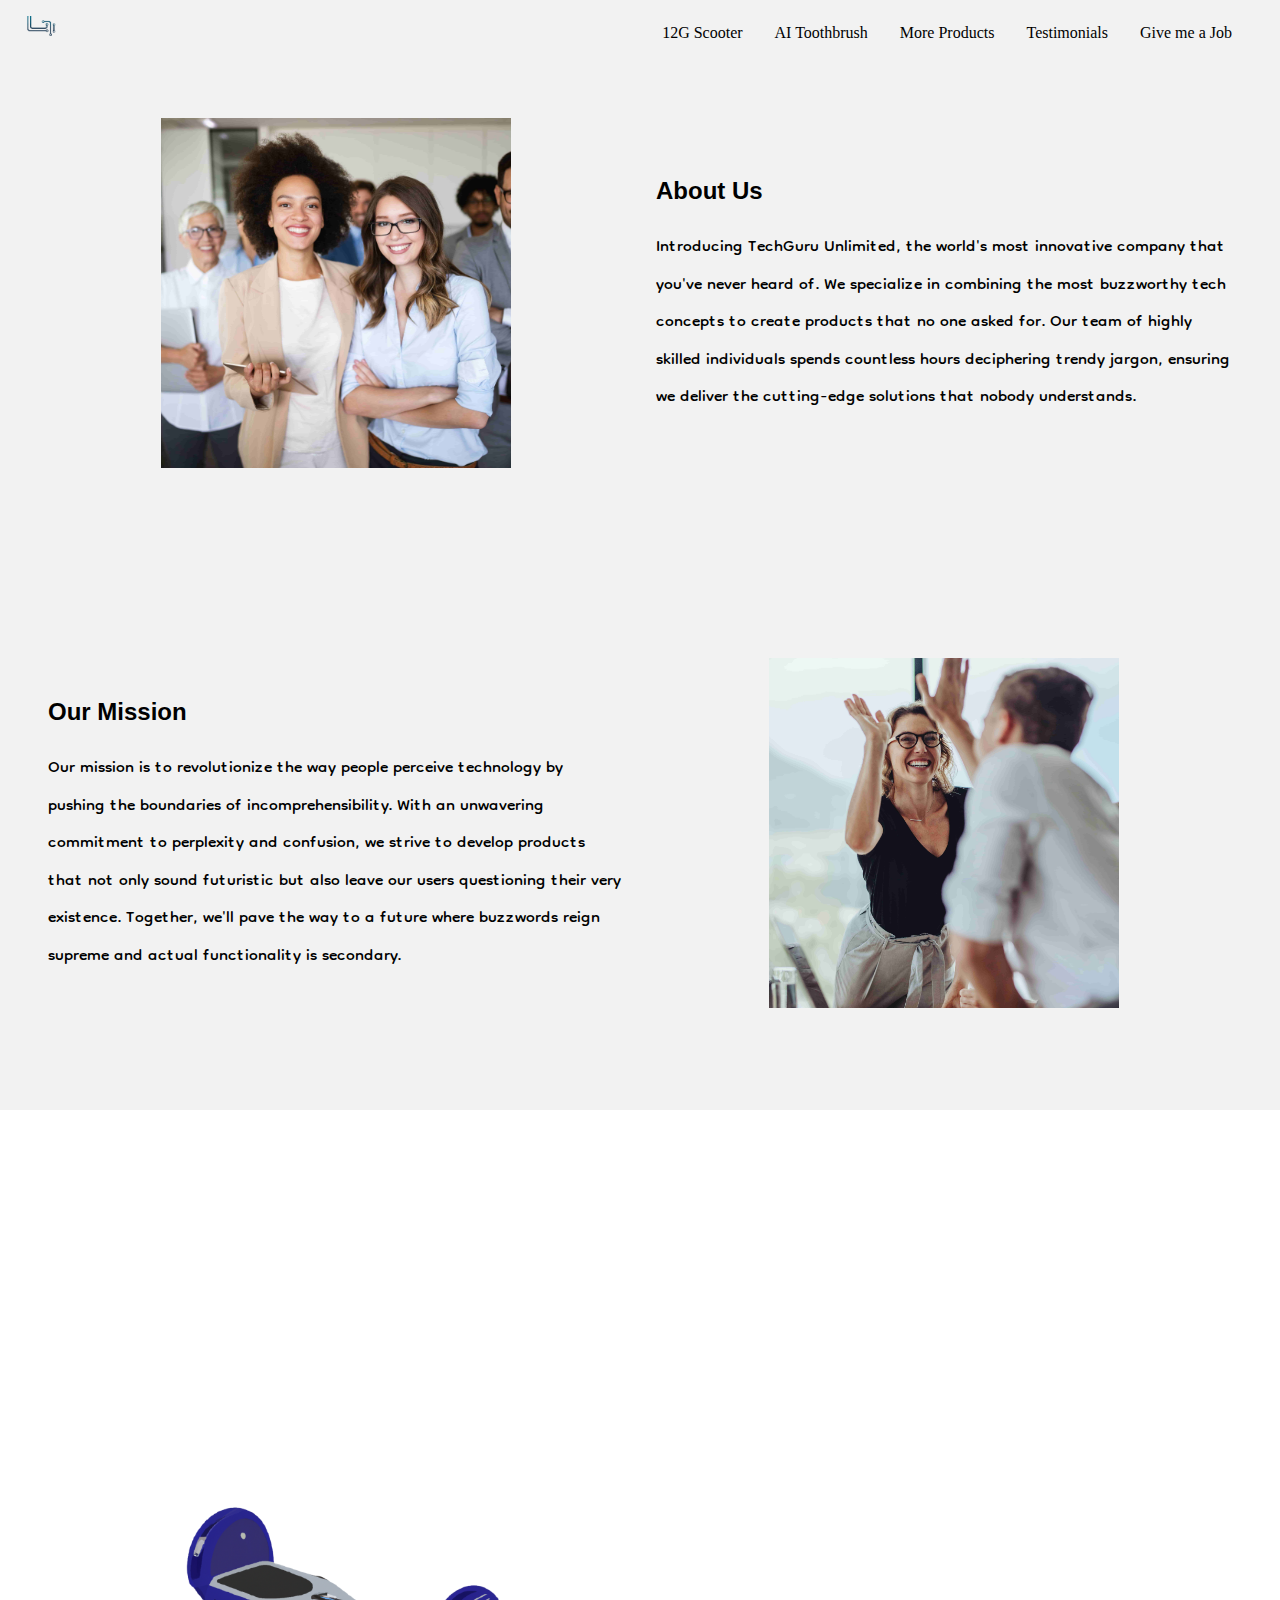
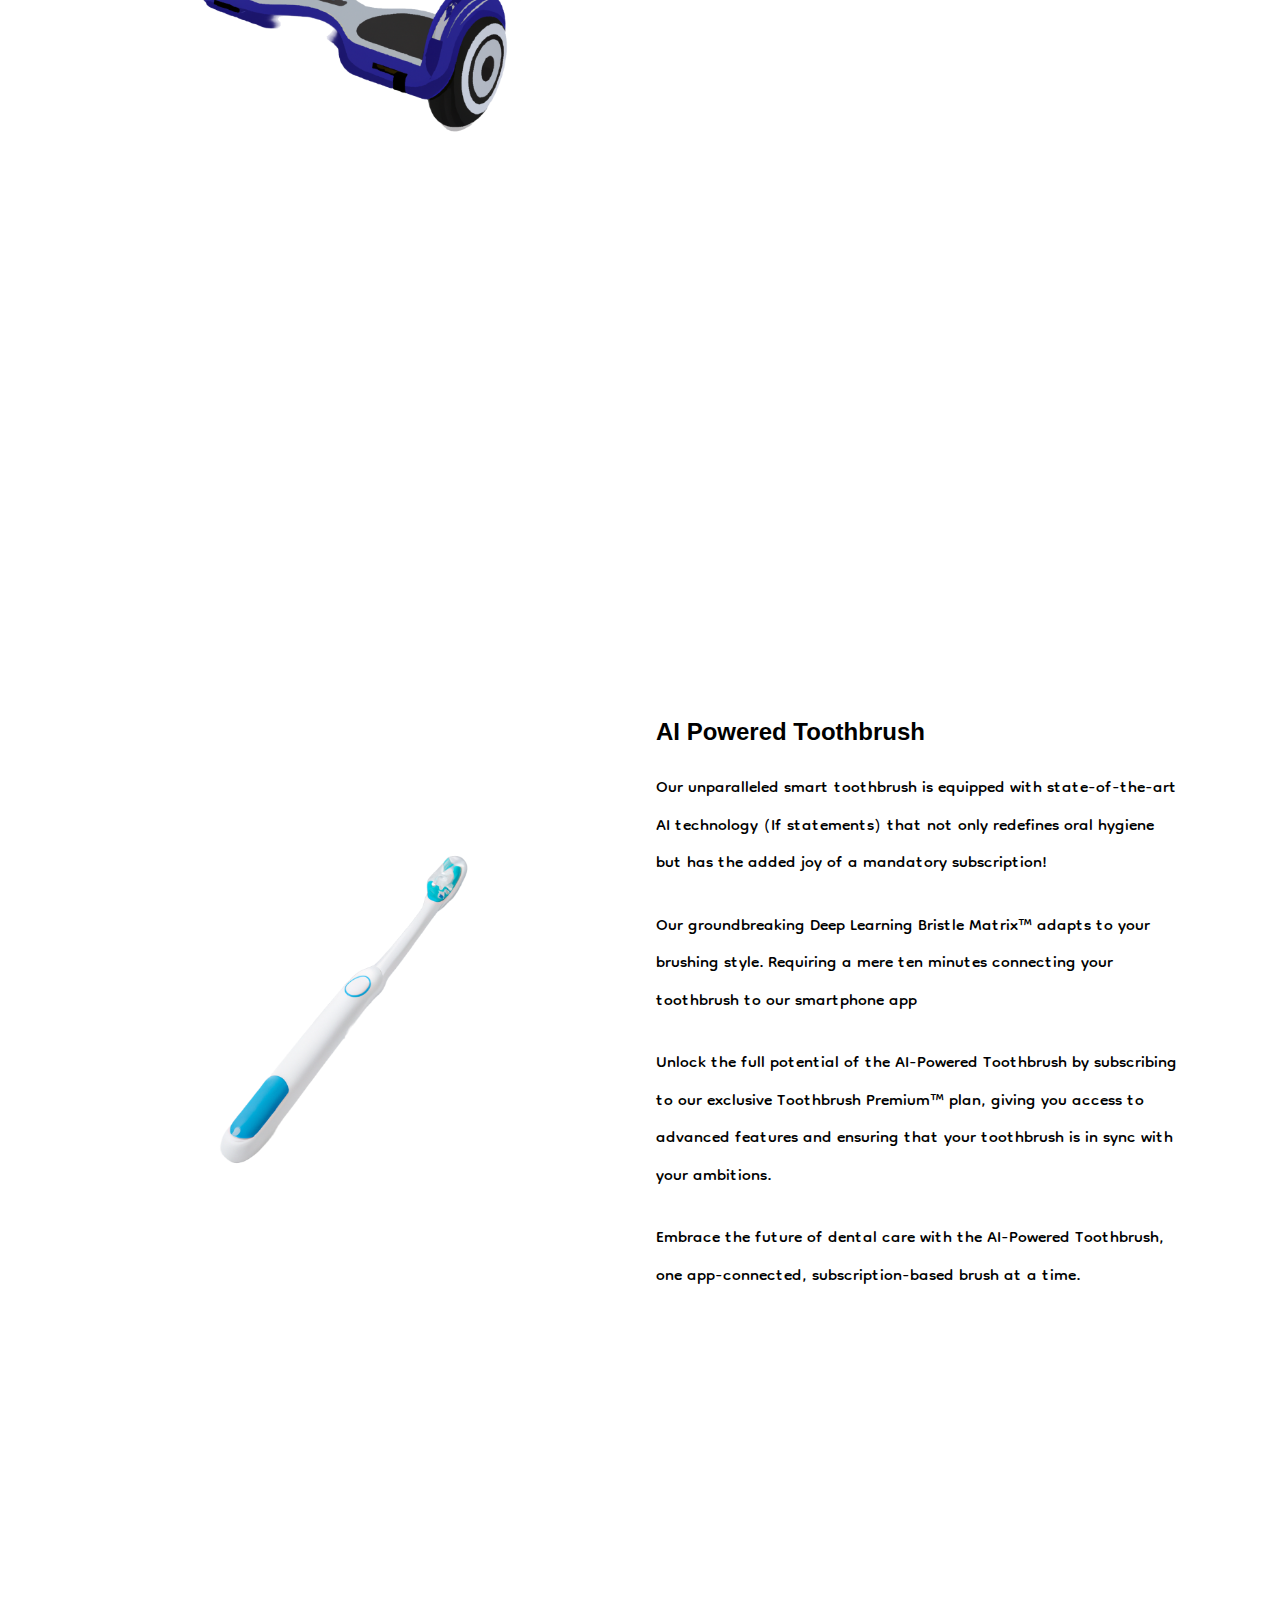
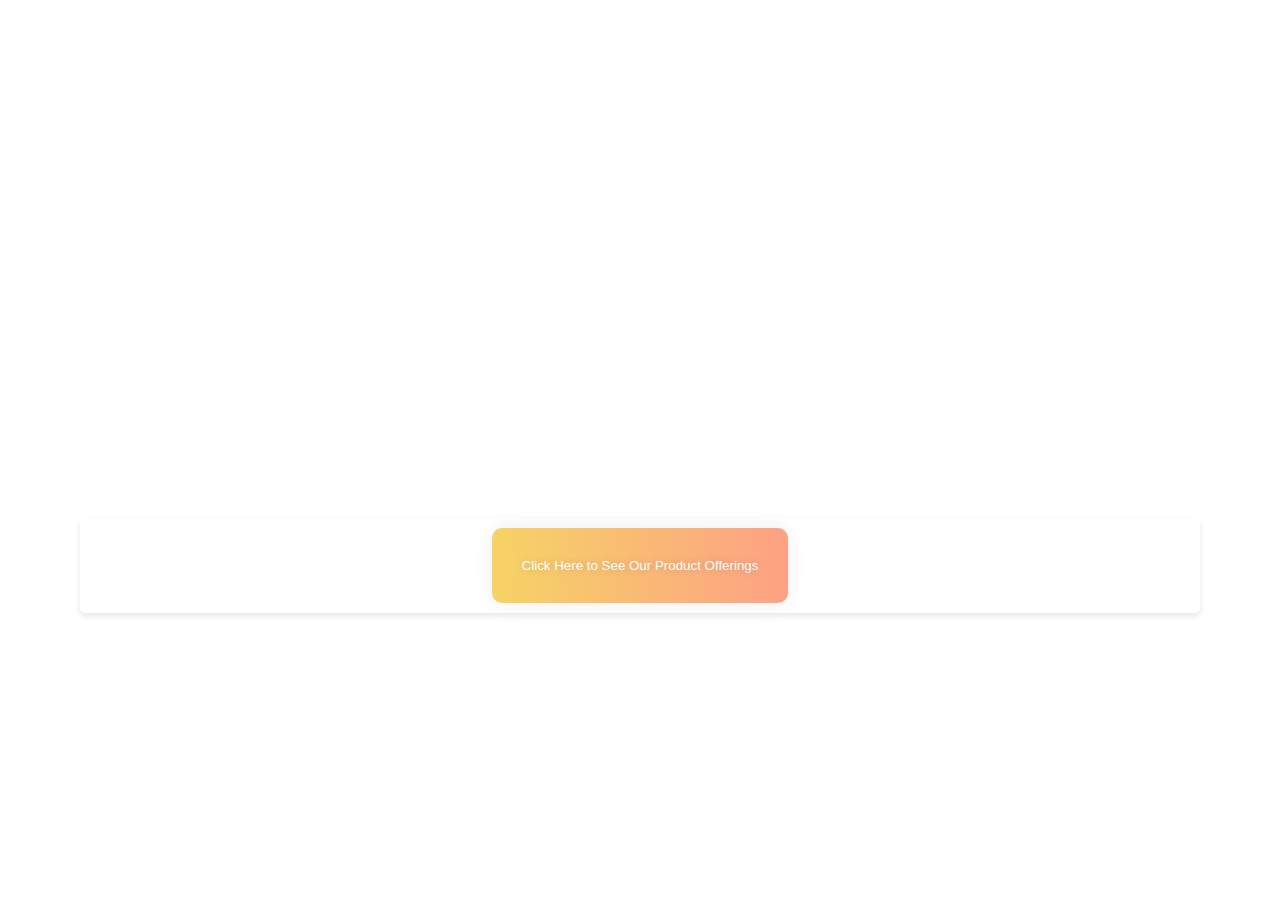
<file: index.html>
<!DOCTYPE html>
<html lang="en">
<head>
	<meta charset="UTF-8">
	<meta name="viewport" content="width=device-width, initial-scale=1.0">
	<link rel="preconnect" href="https://fonts.googleapis.com">
	<link rel="preconnect" href="https://fonts.gstatic.com" crossorigin>
	<link href="https://fonts.googleapis.com/css2?family=Dongle&display=swap" rel="stylesheet">
	<link rel="stylesheet" href="test.css">

  <title>Home</title>
</head>
<body>
	
		<nav>
			<div class="logo">
			  <img src="pictures/logo.png" alt="Company Logo">
			</div>
			<div class="menu">
			  <ul>
				<li><a href="#product1">12G Scooter</a></li>
				<li><a href="#product2">AI Toothbrush</a></li>
				<li><a href="#button_text">More Products</a></li>
				<li><a href="testimonials.html">Testimonials</a></li>
				<li><a href="resume_webpage/resume.html">Give me a Job</a></li>
				<!--<li><a href="contact.html">Contact</a></li>-->
			  </ul>
			</div>
		</nav>
		
	<div class="home">
		<div class="home_container">
			<div class="image-container">
				<img src="pictures/diverse.jpg" alt="5G Scooter">
			</div>
			<div class="text-container">
				<h2>About Us</h2>
				<p> Introducing TechGuru Unlimited, the world's most innovative company that you've never heard of. 
					We specialize in combining the most buzzworthy tech concepts to create products that no one asked for.
					 Our team of highly skilled individuals spends countless hours deciphering trendy jargon,
					 ensuring we deliver the cutting-edge solutions that nobody understands.

			</div>
		</div>
		<div class="home_container">

			<div class="text-container">
				<h2>Our Mission</h2>
				<p> Our mission is to revolutionize the way people perceive technology by pushing the boundaries of incomprehensibility. With an unwavering commitment to perplexity and confusion,
					 we strive to develop products that not only sound futuristic but also leave our users questioning their very existence. 
					Together, we'll pave the way to a future where buzzwords reign supreme and actual functionality is secondary.

			</div>
			<div class="image-container">
				<img src="pictures/div_laugh.jpg" alt="5G Scooter">
			</div>
		</div>
	</div>

	<div class="parallax-section" style="background-image: url('pictures/tech_dna_back.jpeg')">

		<div class="container" id="product1">
			<div class="image-container">
				<img src="pictures/scooter.png" alt="5G Scooter">
			</div>
			<div class="text-container" id="scooter">
				<h2>Groundbreaking 12G Scooter</h2>
				<p> Redefining Personal Mobility! Our cutting-edge scooter features unmatched nanotechnology and AI-powered performance,
				 	all wrapped up in a hand-drawn design that defies expectations.
				<p>Experience seamless 12G (whatever that means) connectivity as you glide through smart cities, powered by our eco-friendly 
					Flux Capacitor Energy System™. </p>
				
				<p>And, for the first time in human history, you'll be able to unlock the full potential of the scooter's quantum entanglement technology.
					Yes, that's right - teleportation* is finally a reality!</p>
				
				<p id="asterisk">*Teleportation is not guaranteed and may or may not result in scooter and rider being lost in space-time. Use Quantum Warp Drive™ at your own risk.</p><br>

			</div>
		</div>
	</div>
	<div class="parallax-section" style="background-image: url('pictures/white_tech.jpeg')">
		<div class="container" id="product2">
			<div class="image-container">
			  <img src="pictures/toothbrush.png" alt="Toothbrush">
			</div>
			<div class="text-container">
				<h2>AI Powered Toothbrush</h2>
				<p>Our unparalleled smart toothbrush is equipped with state-of-the-art AI technology (If statements) that not only redefines oral hygiene but has
					 the added joy of a mandatory subscription!</p>
				
				<p>Our groundbreaking Deep Learning Bristle Matrix™ adapts to your brushing style. 
					Requiring a mere ten minutes connecting your toothbrush to our smartphone app</p>
					
				<p>Unlock the full potential of the AI-Powered Toothbrush by subscribing to our exclusive Toothbrush Premium™ plan, 
					giving you access to advanced features and ensuring that your toothbrush is in sync with your ambitions.</p>
					
				<p>Embrace the future of dental care with the AI-Powered Toothbrush, one app-connected,
					subscription-based brush at a time.</p>

			</div>
		</div>
	</div>
	<div class="parallax-section" style="background-image: url('pictures/tech_dna_back.jpeg')">
		<p id="button_text">Psst, want a sneak peek at some of our other totally existent products, but for which I was to lazy to make a webpage? 
			Click the button down below and prepare to be mildly amused!</p>
		<div class="but_content">
			<div class="but_container">
				<div id="buzzword-display"></div>
				<button id="generate-btn">
					<span class="full-text">Click Here to See Our Product Offerings</span>
					<span class="short-text">See Products</span>
				</button>
			</div>
		</div>
	</div>
	<script src="scripts/buzzword.js"></script>
	<script src="scripts/scroll.js"></script>
</body>
</html>
</file>
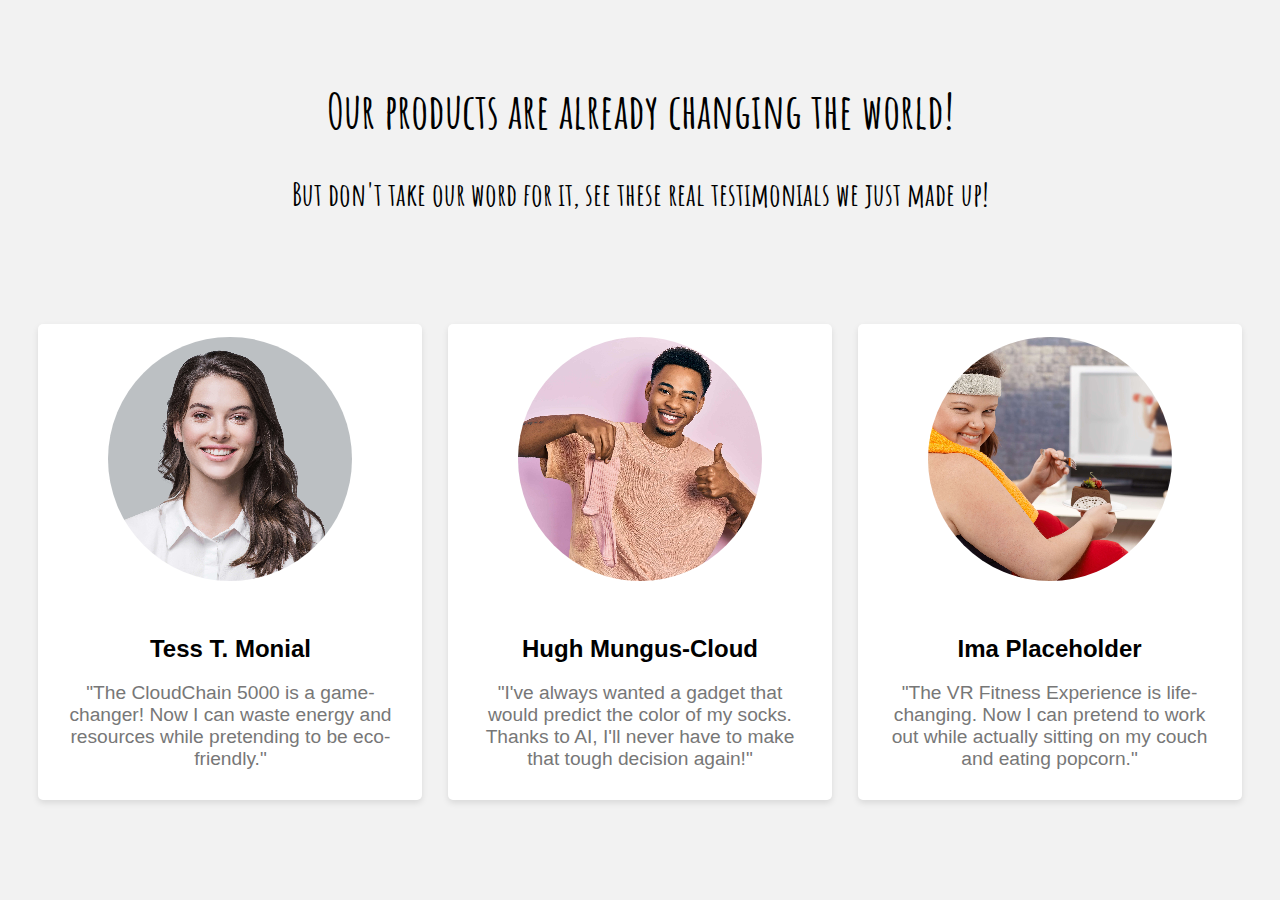
<file: buzz.html>
<!DOCTYPE html>
<html lang="en">
<head>
    <meta charset="UTF-8">
    <meta name="viewport" content="width=device-width, initial-scale=1.0">
    <link rel="preconnect" href="https://fonts.googleapis.com">
    <link rel="preconnect" href="https://fonts.gstatic.com" crossorigin>
    <link href="https://fonts.googleapis.com/css2?family=Amatic+SC&family=Dongle&family=Shadows+Into+Light&display=swap" rel="stylesheet">
    <link href="tech_buzz.css" rel="stylesheet">
    <title>Buzzword Generator</title>
</head>
<body>
    <div class="pre-testimonials">
        <h2>Our products are already changing the world!</h2>
        <p>But don't take our word for it, see these real testimonials we just made up!</p>
    </div>
    <div class="testimonials">
        <div class="testimonial">
            <img src="pictures/gen_woman.jpeg" alt="Person 1">
            <div class="testimonial-text">
                <h3>Tess T. Monial</h3>
                <p>"The CloudChain 5000 is a game-changer! Now I can waste energy and resources while pretending to be eco-friendly."</p>
            </div>
        </div>
        <div class="testimonial">
            <img src="pictures/socks.jpg" alt="Person 2">
            <div class="testimonial-text">
                <h3>Hugh Mungus-Cloud</h3>
                <p>"I've always wanted a gadget that would predict the color of my socks. Thanks to AI, I'll never have to make that tough decision again!"</p>
            </div>
        </div>
        <div class="testimonial">
            <img src="pictures/fake_workout.jpeg" alt="Person 3">
            <div class="testimonial-text">
                <h3>Ima Placeholder</h3>
                <p>"The VR Fitness Experience is life-changing. Now I can pretend to work out while actually sitting on my couch and eating popcorn."</p>
            </div>
        </div>
    </div>
</body>
</html>
</file>
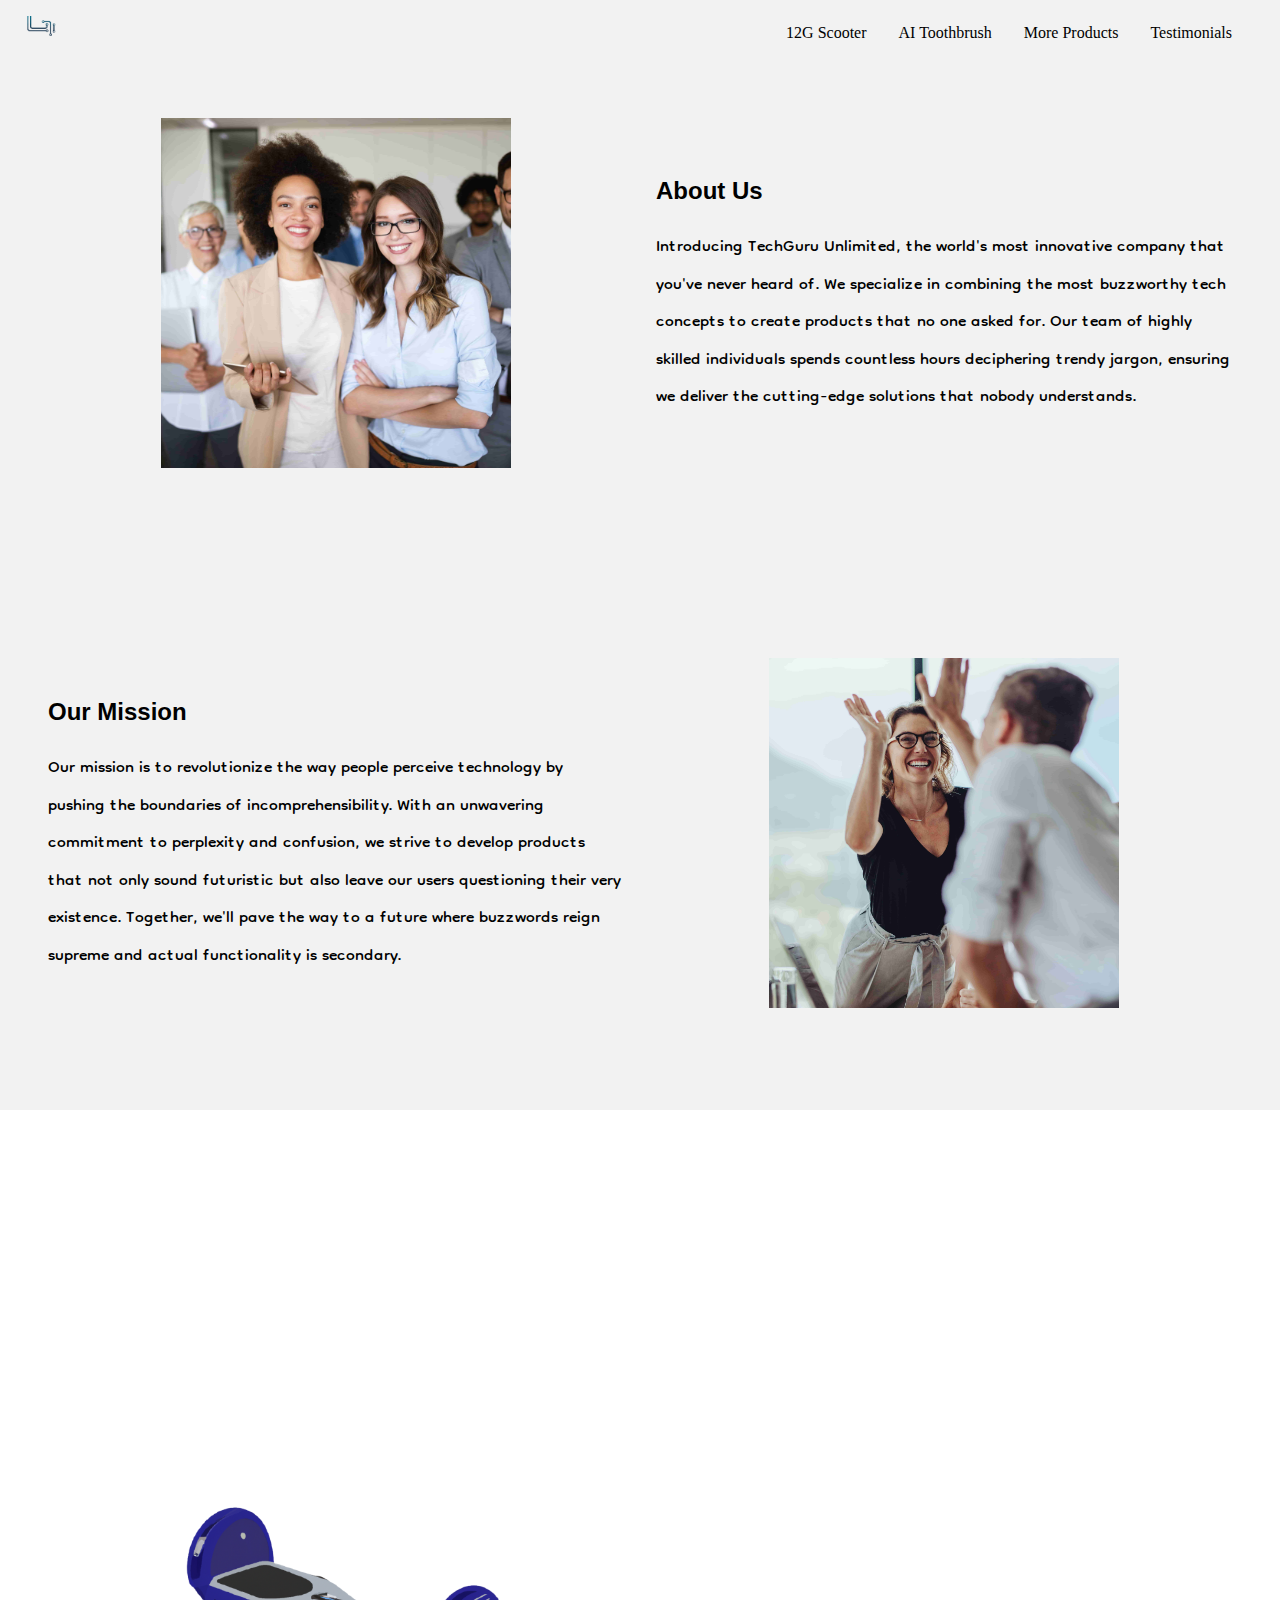
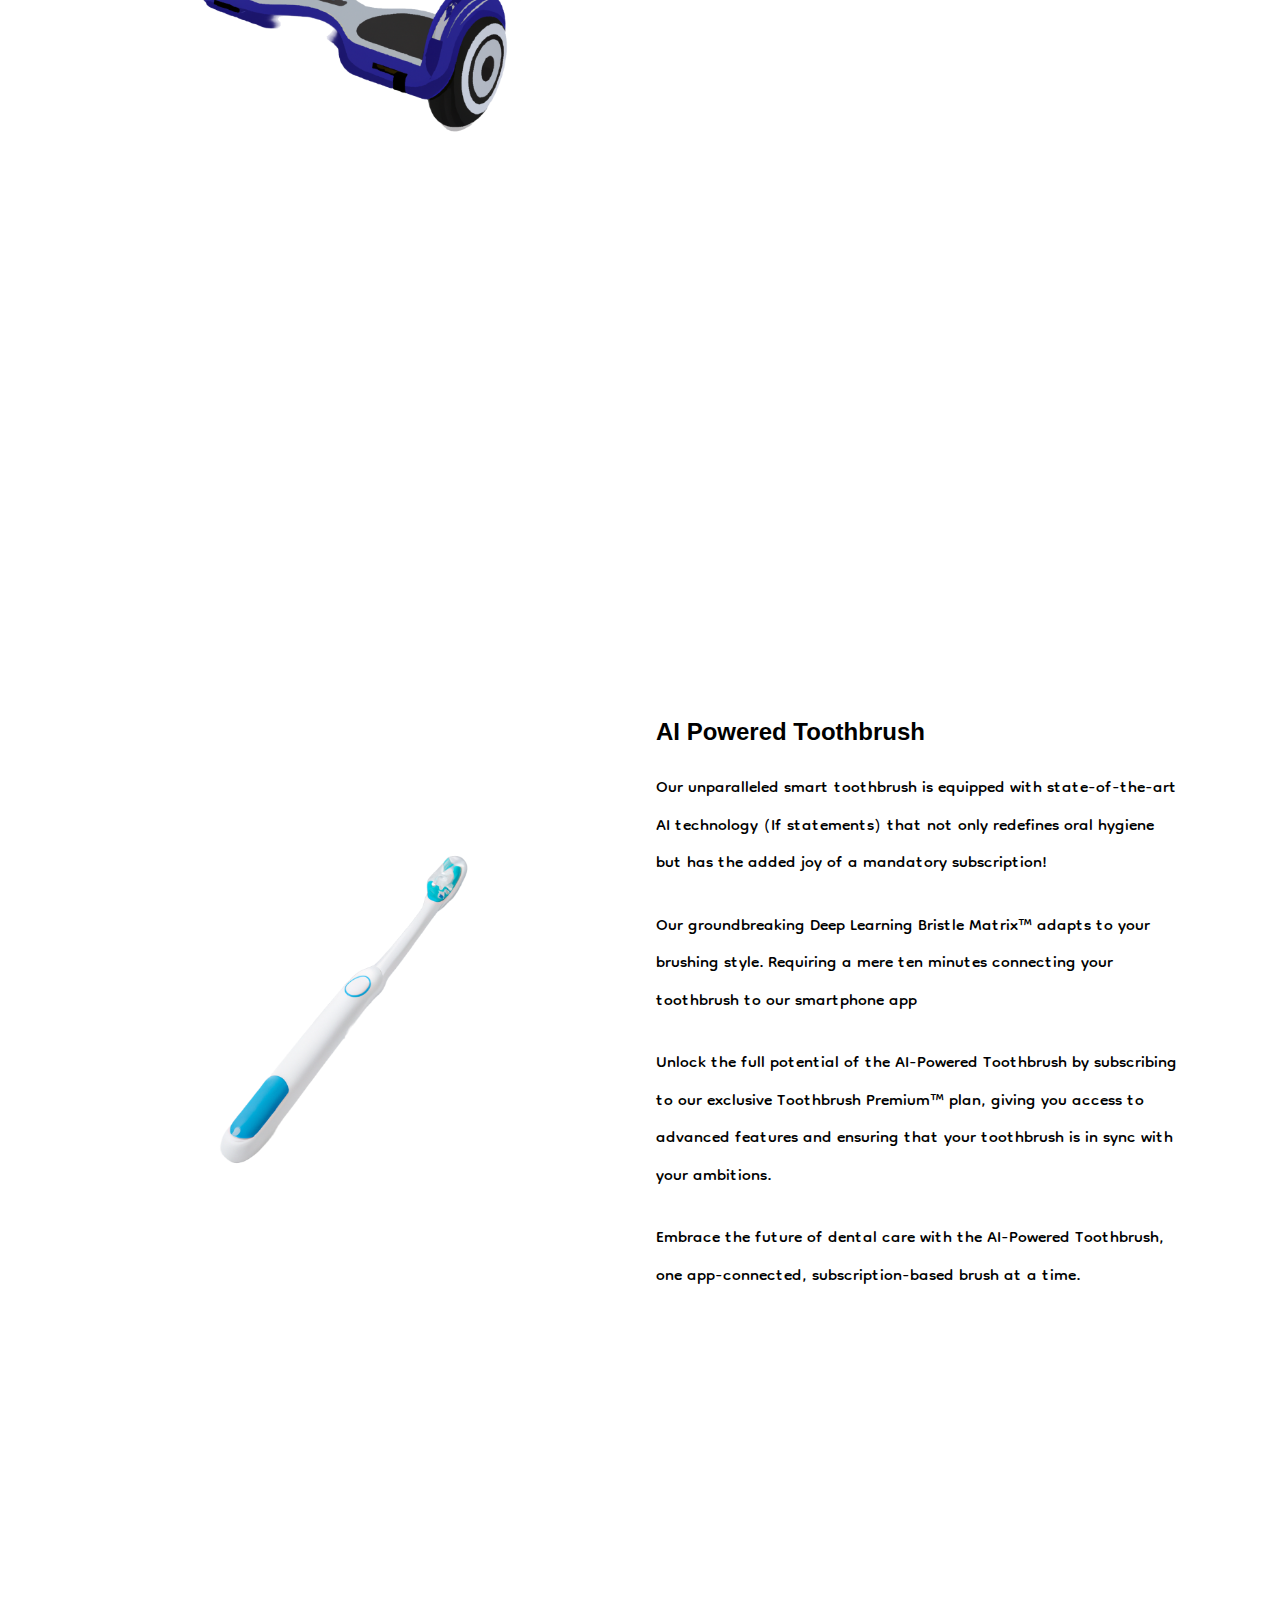
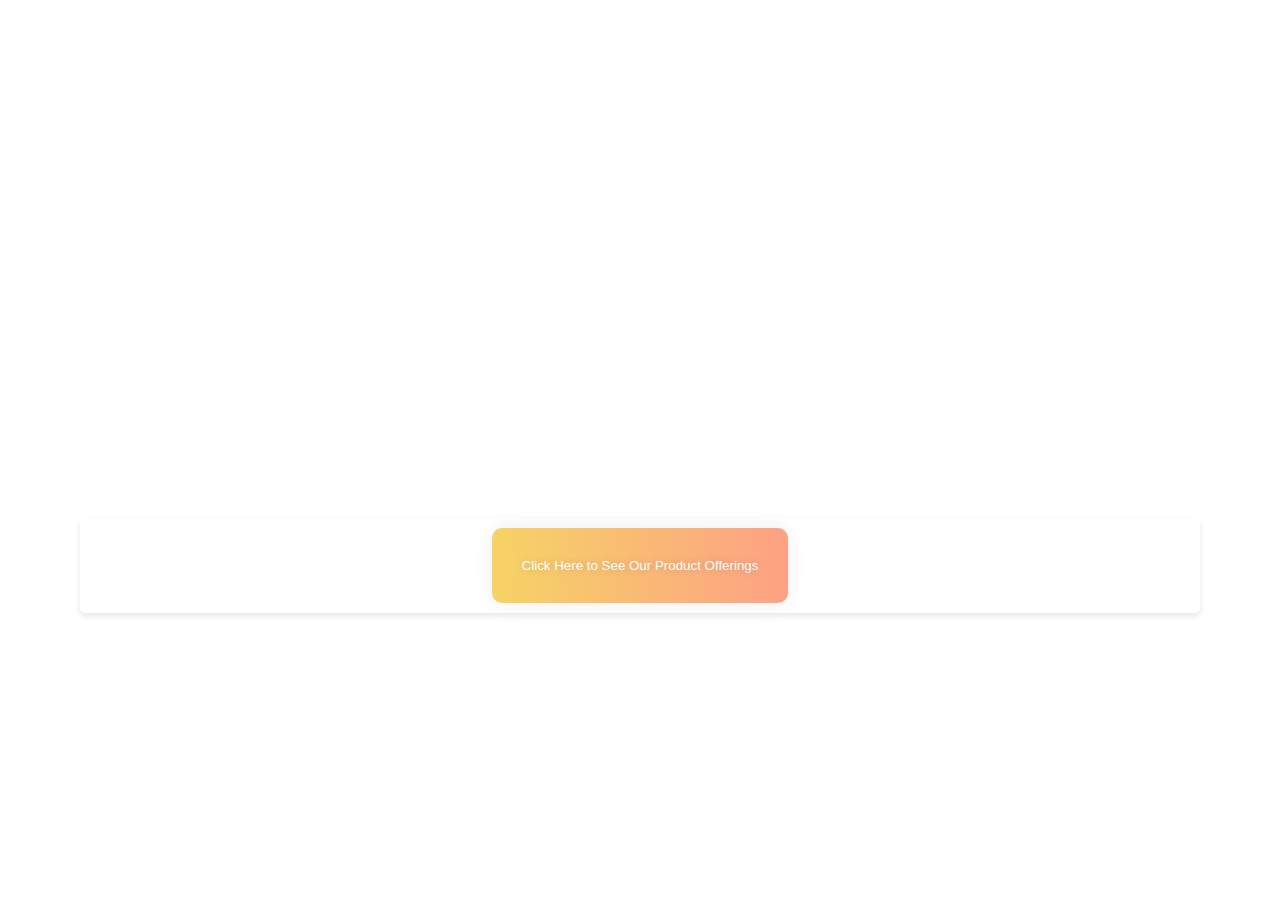
<file: test.html>
<!DOCTYPE html>
<html lang="en">
<head>
	<meta charset="UTF-8">
	<meta name="viewport" content="width=device-width, initial-scale=1.0">
	<link rel="preconnect" href="https://fonts.googleapis.com">
	<link rel="preconnect" href="https://fonts.gstatic.com" crossorigin>
	<link href="https://fonts.googleapis.com/css2?family=Dongle&display=swap" rel="stylesheet">
	<link rel="stylesheet" href="test.css">

  <title>Your Website Title</title>
</head>
<body>
	
		<nav>
			<div class="logo">
			  <img src="pictures/logo.png" alt="Company Logo">
			</div>
			<div class="menu">
			  <ul>
				<li><a href="#product1">12G Scooter</a></li>
				<li><a href="#product2">AI Toothbrush</a></li>
				<li><a href="#button_text">More Products</a></li>
				<li><a href="buzz.html">Testimonials</a></li>
				<!--<li><a href="contact.html">Contact</a></li>-->
			  </ul>
			</div>
		</nav>
		
	<div class="home">
		<div class="home_container">
			<div class="image-container">
				<img src="pictures/diverse.jpg" alt="5G Scooter">
			</div>
			<div class="text-container">
				<h2>About Us</h2>
				<p> Introducing TechGuru Unlimited, the world's most innovative company that you've never heard of. 
					We specialize in combining the most buzzworthy tech concepts to create products that no one asked for.
					 Our team of highly skilled individuals spends countless hours deciphering trendy jargon,
					 ensuring we deliver the cutting-edge solutions that nobody understands.

			</div>
		</div>
		<div class="home_container">

			<div class="text-container">
				<h2>Our Mission</h2>
				<p> Our mission is to revolutionize the way people perceive technology by pushing the boundaries of incomprehensibility. With an unwavering commitment to perplexity and confusion,
					 we strive to develop products that not only sound futuristic but also leave our users questioning their very existence. 
					Together, we'll pave the way to a future where buzzwords reign supreme and actual functionality is secondary.

			</div>
			<div class="image-container">
				<img src="pictures/div_laugh.jpg" alt="5G Scooter">
			</div>
		</div>
	</div>

	<div class="parallax-section" style="background-image: url('pictures/tech_dna_back.jpeg')">

		<div class="container" id="product1">
			<div class="image-container">
				<img src="pictures/scooter.png" alt="5G Scooter">
			</div>
			<div class="text-container" id="scooter">
				<h2>Groundbreaking 12G Scooter</h2>
				<p> Redefining Personal Mobility! Our cutting-edge scooter features unmatched nanotechnology and AI-powered performance,
				 	all wrapped up in a hand-drawn design that defies expectations.
				<p>Experience seamless 12G (whatever that means) connectivity as you glide through smart cities, powered by our eco-friendly 
					Flux Capacitor Energy System™. </p>
				
				<p>And, for the first time in human history, you'll be able to unlock the full potential of the scooter's quantum entanglement technology.
					Yes, that's right - teleportation* is finally a reality!</p>
				
				<p id="asterisk">*Teleportation is not guaranteed and may or may not result in scooter and rider being lost in space-time. Use Quantum Warp Drive™ at your own risk.</p><br>

			</div>
		</div>
	</div>
	<div class="parallax-section" style="background-image: url('pictures/white_tech.jpeg')">
		<div class="container" id="product2">
			<div class="image-container">
			  <img src="pictures/toothbrush.png" alt="Toothbrush">
			</div>
			<div class="text-container">
				<h2>AI Powered Toothbrush</h2>
				<p>Our unparalleled smart toothbrush is equipped with state-of-the-art AI technology (If statements) that not only redefines oral hygiene but has
					 the added joy of a mandatory subscription!</p>
				
				<p>Our groundbreaking Deep Learning Bristle Matrix™ adapts to your brushing style. 
					Requiring a mere ten minutes connecting your toothbrush to our smartphone app</p>
					
				<p>Unlock the full potential of the AI-Powered Toothbrush by subscribing to our exclusive Toothbrush Premium™ plan, 
					giving you access to advanced features and ensuring that your toothbrush is in sync with your ambitions.</p>
					
				<p>Embrace the future of dental care with the AI-Powered Toothbrush, one app-connected,
					subscription-based brush at a time.</p>

			</div>
		</div>
	</div>
	<div class="parallax-section" style="background-image: url('pictures/tech_dna_back.jpeg')">
		<p id="button_text">Psst, want a sneak peek at some of our other totally existent products, but for which I was to lazy to make a webpage? 
			Click the button down below and prepare to be mildly amused!</p>
		<div class="but_content">
			<div class="but_container">
				<div id="buzzword-display"></div>
				<button id="generate-btn">
					<span class="full-text">Click Here to See Our Product Offerings</span>
					<span class="short-text">See Products</span>
				</button>
			</div>
		</div>
	</div>
	<script src="scripts/buzzword.js"></script>
	<script src="scripts/scroll.js"></script>
</body>
</html>
</file>
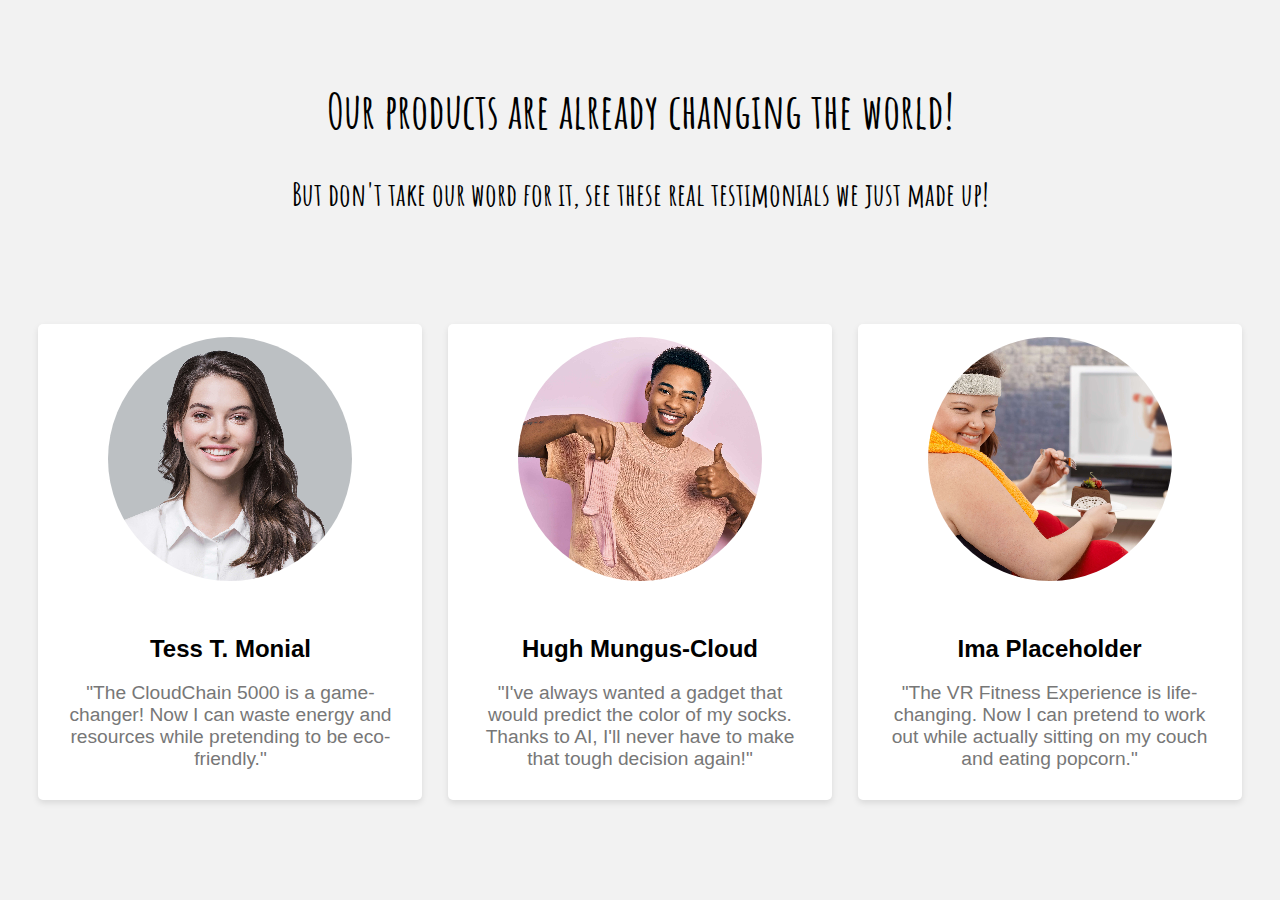
<file: testimonials.html>
<!DOCTYPE html>
<html lang="en">
<head>
    <meta charset="UTF-8">
    <meta name="viewport" content="width=device-width, initial-scale=1.0">
    <link rel="preconnect" href="https://fonts.googleapis.com">
    <link rel="preconnect" href="https://fonts.gstatic.com" crossorigin>
    <link href="https://fonts.googleapis.com/css2?family=Amatic+SC&family=Dongle&family=Shadows+Into+Light&display=swap" rel="stylesheet">
    <link href="tech_buzz.css" rel="stylesheet">
    <title>Testimonials</title>
</head>
<body>
    <div class="pre-testimonials">
        <h2>Our products are already changing the world!</h2>
        <p>But don't take our word for it, see these real testimonials we just made up!</p>
    </div>
    <div class="testimonials">
        <div class="testimonial">
            <img src="pictures/gen_woman.jpeg" alt="Person 1">
            <div class="testimonial-text">
                <h3>Tess T. Monial</h3>
                <p>"The CloudChain 5000 is a game-changer! Now I can waste energy and resources while pretending to be eco-friendly."</p>
            </div>
        </div>
        <div class="testimonial">
            <img src="pictures/socks.jpg" alt="Person 2">
            <div class="testimonial-text">
                <h3>Hugh Mungus-Cloud</h3>
                <p>"I've always wanted a gadget that would predict the color of my socks. Thanks to AI, I'll never have to make that tough decision again!"</p>
            </div>
        </div>
        <div class="testimonial">
            <img src="pictures/fake_workout.jpeg" alt="Person 3">
            <div class="testimonial-text">
                <h3>Ima Placeholder</h3>
                <p>"The VR Fitness Experience is life-changing. Now I can pretend to work out while actually sitting on my couch and eating popcorn."</p>
            </div>
        </div>
    </div>
</body>
</html>
</file>
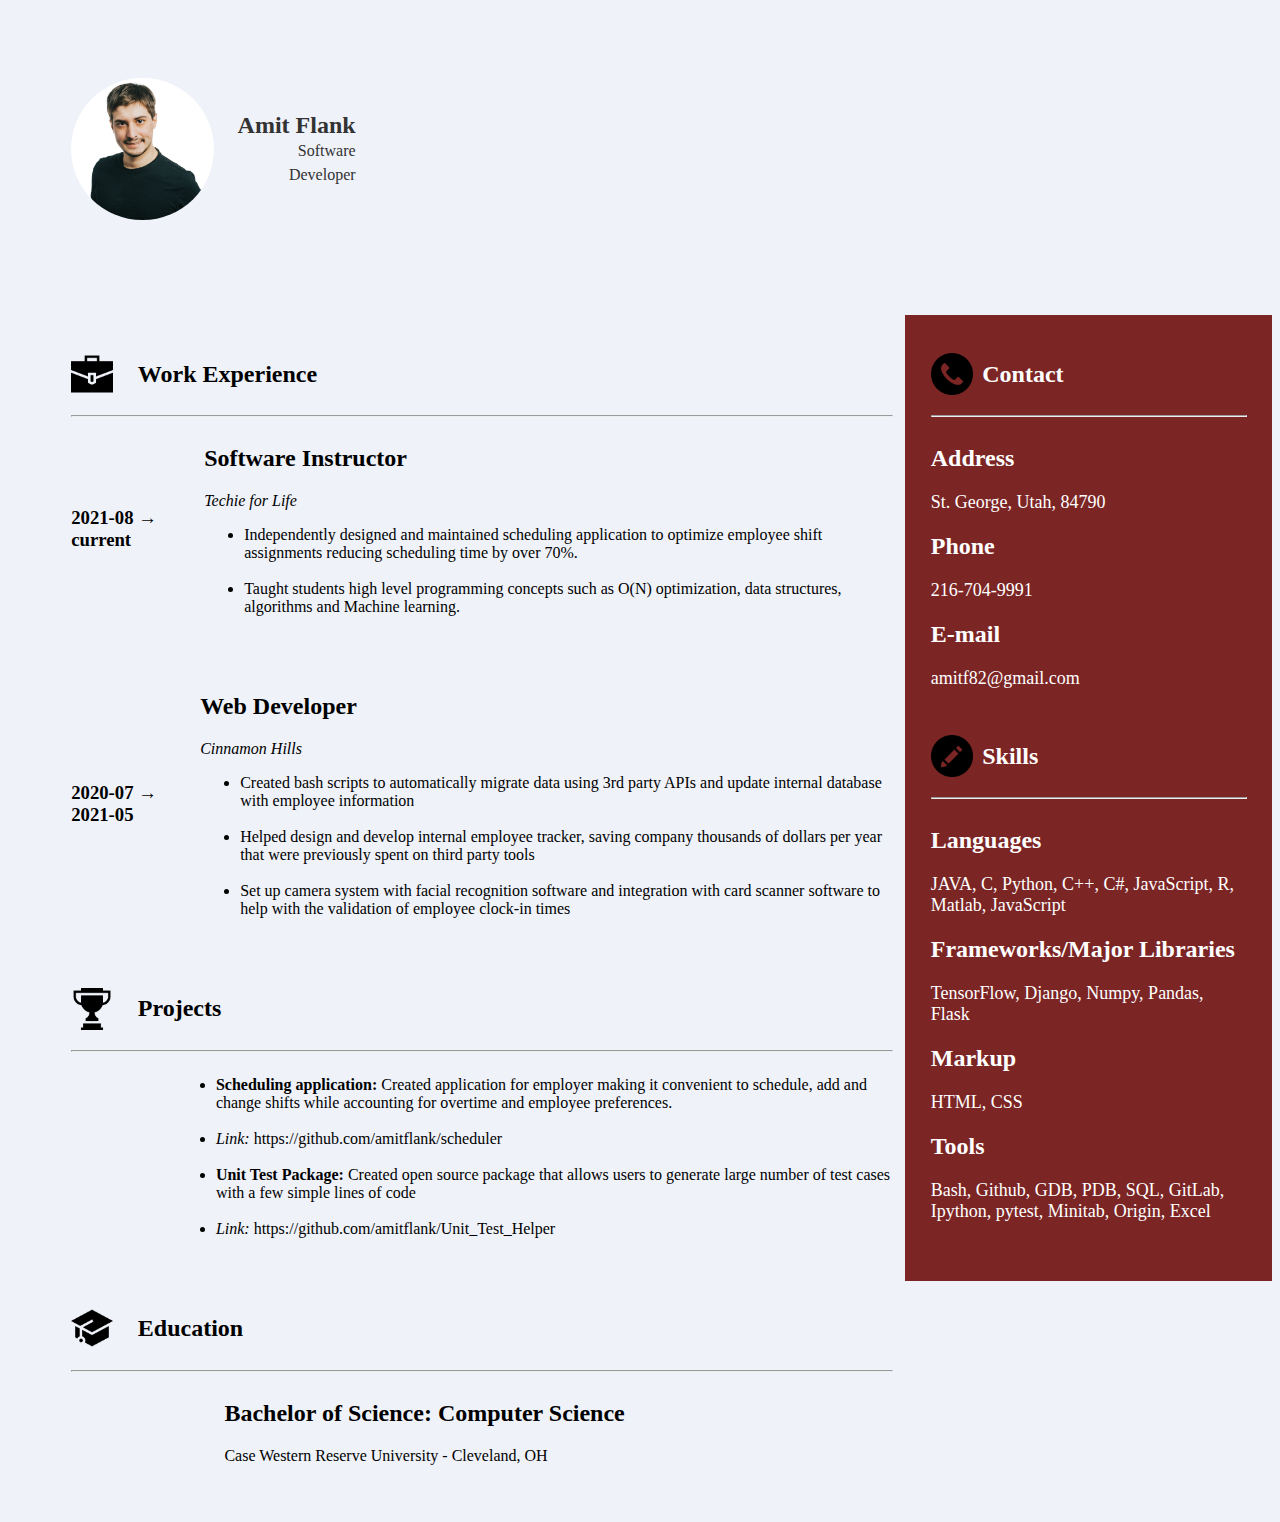
<file: resume_webpage/resume.html>
<!doctype html>
<html lang= "en">
	<head>
	    <meta http-equiv="Content-Type" content="text/html; charset=utf-8">
        <meta name="viewport" content="width=device-width, initial-scale=1">
        <link href="pretty.css" rel="stylesheet">
		<title>Resume</title>
	</head>
    <body>
        <header>
            <div id="basics">
                <img src="pictures/link_prof.jpg" class="resume_pic">
                <div id="contact_info">
                    <h3 id="contact"><b>Amit Flank</b></h3>
                    <p id="contact_details">Software Developer</p>
                </div>
            </div><br>

        </header>
        <main>
            <div id="rect">
                <img src ="icons/career.png" height="42" width="42">
                <h2>Work Experience</h2>
            </div><hr>
            <div id="entry">
                <h3 id="date">2021-08 &rarr; current</h3>
                <div id="description">
                    <h2>Software Instructor</h2>
                    <i> Techie for Life </i>
                    <ul>
                        <li>Independently designed and maintained scheduling application to optimize employee shift 
                            assignments reducing scheduling time by over 70%.</li><br>
                        <li>Taught students high level programming concepts such as O(N) optimization, 
                            data structures, algorithms and Machine learning.</li>
                    </ul>
                </div>
            </div>
            <div id ="entry">
                <h3 id ="date">2020-07 &rarr; 2021-05</h3>
                <div id="description">
                    <h2><b> Web Developer</b></h2>
                    <i>Cinnamon Hills</i>
                    <ul>
                        <li>Created bash scripts to automatically migrate data using 3rd party APIs and update
                            internal database with employee information</li><br>
                        <li>Helped design and develop internal employee tracker, saving company thousands of
                            dollars per year that were previously spent on third party tools</li><br>
                        <li>Set up camera system with facial recognition software and integration with card scanner
                            software to help with the validation of employee clock-in times</li>
                    </ul>
                </div>
            </div>
            <div id="rect">
                <img src ="icons/trophy.png" height="42" width="42">
                <h2>Projects</h2>
            </div><hr>
            <div id="entry">
                <h4 id="date" style="color: #eff2f9;">2021-08 &rarr; current</h4>
                <div id="description">
                    <ul>
                        <li><b>Scheduling application:</b> Created application for employer
                            making it convenient to schedule, add and change shifts while
                            accounting for overtime and employee preferences.</li><br>
                        <li><i>Link:</i> https://github.com/amitflank/scheduler</li><br>
                        <li><b>Unit Test Package:</b> Created open source package that allows
                            users to generate large number of test cases with a few simple
                            lines of code</li><br>
                        <li><i>Link:</i> https://github.com/amitflank/Unit_Test_Helper</li>
                    </ul>
                </div>
            </div>
            <div id="rect">
                <img src ="icons/graduation-cap.png" height="42" width="42">
                <h2>Education</h2>
            </div><hr>
            
            <div id ="entry">
                <h4 id="date" style="color: #eff2f9;">2021-08 &rarr; current</h4>
                <div id="description">
                    <h2> Bachelor of Science: Computer Science</h2>
                    <p>Case Western Reserve University - Cleveland, OH</p>
                </div>
            </div>
        </main>
        <aside>
            <div id="rect">
                <img src ="icons/phone-call.png" height="42" width="42">
                <h2>Contact</h2>
            </div><hr>
            <div id="entry">
                <div id="description">
                    <h2>Address</h2>
                    <p>St. George, Utah, 84790</p>
                    <h2>Phone</h2>
                    <p>216-704-9991</p>
                    <h2>E-mail</h2>
                    <p>amitf82@gmail.com</p>
                </div>
            </div>
            <div id="rect">
                <img src ="icons/pencil.png" height="42" width="42">
                <h2>Skills</h2>
            </div><hr>
            <div id="entry">
                <div id="description">
                    <h2>Languages</h2>
                    <p>JAVA, C, Python, C++, C#, JavaScript, R, Matlab, JavaScript</p>
                    <h2>Frameworks/Major Libraries</h2>
                    <p>TensorFlow, Django, Numpy, Pandas, Flask</p>
                    <h2>Markup</h2>
                    <p>HTML, CSS</p>
                    <h2>Tools</h2>
                    <p>Bash, Github, GDB, PDB, SQL, GitLab, Ipython, pytest, Minitab, Origin, Excel</p>
                </div>
            </div>
        </aside>
        
    </body>
</file>
<file: test.css>
.parallax-section {
  position: relative;
  background-attachment: fixed;
  background-position: center;
  background-repeat: no-repeat;
  background-size: cover;
  min-height: 100vh;
  padding: 50px;
}


img {
  width: 350px;
  height: 350px;
  object-fit: cover;
  margin-bottom: 10px;
}

body {
  margin: 0;
  font-family: Arial, sans-serif;
}

nav {
  background-color: transparent;
  position: absolute;
  top: 0;
  right: 0;
  left: 0;
  padding: 1rem;
  box-sizing: border-box;
  display: flex;
  justify-content: space-between;
  align-items: center;
  background-color: #f2f2f2;
}

.menu ul {
  list-style: none;
  display: flex;
  align-items: center;
  margin: 0;
  padding: 0;
}

.menu li {
  margin-right: 2rem;
}

.menu a {
  text-decoration: none;
  color: black;
  font-family: 'Shadows Into Light', cursive;
  font-size: 16px;
}

nav a:hover {
  color: red;
}

.logo img {
  width: 50px;
  height: 20px;
  object-fit: cover;
}
.home{
  background-color: #f2f2f2;
  margin-top:30px;
}

.container,
.home_container {
  display: flex;
  flex-wrap: wrap;
  align-items: center;
  justify-content: center;
  height: 100vh;
  padding: 2rem;
  box-sizing: border-box;
}

.home_container{
  height: 60vh;
}
#asterisk {
  font-size: 24px;
}

.image-container,
.text-container {
  flex: 1 1 300px;
  max-width: 50%;
  padding: 1rem;
  min-width: 280px; /* Set a minimum width to avoid the container becoming too small */

}

.image-container{
  text-align: center;
}
.text-container p {
  font-family: 'Dongle', sans-serif;
  font-size: 35px;
  line-height: 1.5;
}

#scooter{
  color: white;
}

#button_text{
  text-align: center;
  font-family: 'Dongle', sans-serif;
  color: white;
  font-size: 40px;
  margin: 15%;
}

.but_content {
  flex: .5;
  padding: 20px 30px 0;
}


.but_container {
  text-align: center;
  border-radius: 5px;
  box-shadow: 0 3px 6px rgba(0, 0, 0, 0.1);
}


button {
  background-image: linear-gradient(to right, #f6d365 0%, #fda085 51%, #f6d365 100%);
  flex: 1 1 auto;
  margin: 10px;
  padding: 30px;
  text-align: center;
  transition: 0.5s;
  background-size: 200% auto;
  color: white;
  cursor: pointer;
  text-shadow: 0px 0px 10px rgba(0,0,0,0.2);
  box-shadow: 0 0 20px #eee;
  border-radius: 10px;
  border-style: none;
  font-size: 3  0px;
}

button:hover {
  background-position: right center; /* change the direction*/
}

#buzzword-display {
  color: white;
  font-size: 1.5rem;
  margin-bottom: 10px;
}

.short-text { display: none; }

@media (max-width: 1400px){
  .text-container p{
    font-size: 25px;
  }
}


/* Media query for smaller screens */
@media (max-width: 860px) {
  .container, .home_container {
    flex-direction: column;
    height: auto;
  }
  #button_text{
    font-size: 30px;
  }

  .short-text { display: inline-block; }
  .full-text { display: none; }

  .image-container,
  .text-container {
    max-width: 100%;
    font-size: 0.9em; /* Reduce font size on smaller screens */
    padding: 10px; /* Reduce padding on smaller screens */
  }


  .menu li {
    margin-right: 1rem;
  }

  .logo img {
    width: 30px;
  }
}
@media (max-width: 480px) {
  img {
    max-width: 100%;
    height: auto;
    margin: 5px; /* adjust this value as needed */
  }
}
</file>
<file: tech_buzz.css>
body {
    font-family: Arial, sans-serif;
    justify-content: center;
    align-items: center;
    min-height: 100vh; /* Change height to min-height */
    margin: 0;
    background-color: #f2f2f2;
  }
  

img {
    image-rendering: -webkit-optimize-contrast;
    image-rendering: -moz-crisp-edges;
    image-rendering: -o-crisp-edges;
    image-rendering: crisp-edges;
    image-rendering: pixelated;
  }

.pre-testimonials {
    background-color: #f2f2f2;
    padding: 40px;
    text-align: center;
    font-weight: bold;
    font-family: 'Amatic SC', cursive;
}

.pre-testimonials h2 {
    font-size: 3rem;
    margin-bottom: 10px;
}

.pre-testimonials p {
    font-size: 2rem;
}

.testimonials {
    display: flex;
    justify-content: center;
    flex-wrap: wrap;
    padding: 2vw;
}

.testimonial {
    box-sizing: border-box;
    width: calc(33.33% - 2vw);
    padding: 1vw;
    margin: 1vw;
    background-color: #ffffff;
    box-shadow: 0 3px 6px rgba(0, 0, 0, 0.1);
    border-radius: 5px;
    text-align: center;
}

.testimonial-text {
    padding: 1vw;
    text-align: center;
}

.testimonial img {
    width: calc(180px + 5vw); /* Set the base width to 100px and scale it with the viewport width */
    height: calc(180px + 5vw); /* Set the base height to 100px and scale it with the viewport width */
    border-radius: 50%;
    object-fit: cover;
    margin-bottom: 1vw; /* Use viewport width for margin-bottom */
  }
  

.testimonial h3 {
    font-size: 1.5rem;
    margin-bottom: 5px;
}

.testimonial p {
    font-size: 1.2rem;
    color: #777;
    margin-bottom: 5px;
}

@media (max-width: 768px) {
    .testimonial {
        width: calc(50% - 20px);
    }
}

@media (max-width: 480px) {
    .testimonial {
        width: 100%;
    }
}
</file>
<file: resume_webpage/pretty.css>
body{
    background-color: #eff2f9;
}

header {
    width: 90%;
    margin: auto;
    padding: 20px;
}
main{
    width: 65%;
    margin-left: 5%;
    padding-top: 2%;
    float: left;
}

aside{
    width: 25%;
    float: right;
    padding: 2%;
    background-color: rgb(124, 37, 37);
    color: white;
}

aside p {
    font-size: large;
}


#index {
    background-image: url("picutres/ex1.png");
}

nav {
    width: 90%;
    height: 40px;
    text-align: center;
    padding: 20px;
    margin: auto;
    background-image: url("picutres/ex.png");
    background-size: contain;
}


nav a{
    color: #ffffff;
    text-decoration: none;
    font-size: 20px;
    padding: 15px;
    vertical-align: middle;
    text-align: center;
  
}

.res_head{
    margin: auto;
    text-align: center;
}


#basics {
    display: flex;
    align-items: center;
    margin-top: 50px;
    width: 25%;
    height: 400;
    padding-bottom: 5%;
  }
  
.resume_pic {
    max-width: 75%;
    width: 150px;
    height: auto;
    object-fit: cover;
    border-radius: 50%;
    margin-right: 20px;
    min-height: 81px;
    min-width: 81px;
}

.contact_info {
    display: flex;
    flex-direction: column;
}
  
#contact {
    font-size: 24px;
    text-align: right;
    color: #333;
    margin: 0;
    flex-grow: 1;
}


#contact_details {
    text-align: right;
    color: #333;
    margin: 0;
    line-height: 1.5;
}

#rect{
    display: flex;
    align-items: center;
}

#rect img{
    width: 42;
    height: 42;
    padding-right: 3%;
}

rect h5{
    float: right;
}

#entry{
    display: flex;
    align-items: center;
    margin-bottom: 5%;
}

#date{
    padding-right: 3%;
}

#description{
    float: right;
}

@media only all and (max-width: 768px) {
    main{
        width: 85%;
        margin-left: 5%;
        padding-top: 2%;
        padding-bottom: 5%;
        float: none;
    }
    aside{
        width: 85%;
        float: none;
        clear: both;
        margin: auto;
        padding: 2%;
        background-color: rgb(124, 37, 37);
        color: white;
    }

}
</file>
